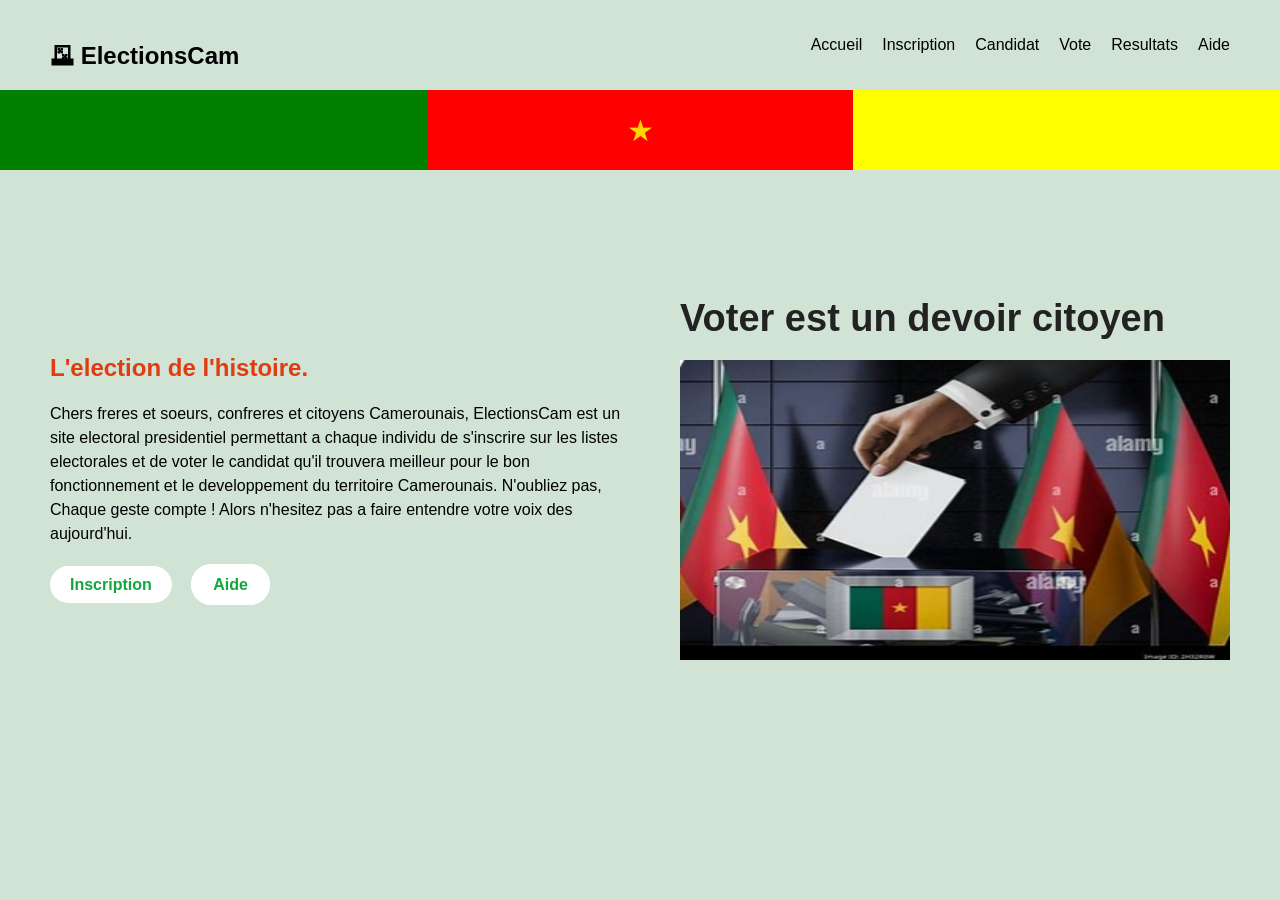
<file: index.html>
<!DOCTYPE html>
<html lang="fr">
    <meta charset="UTF-8">
    <meta name="viewport" content="width=device-width, initial-scale=1.0">
    <head>
      <title>🗳 ElectionsCam</title>
      <link rel="stylesheet" href="accueil.css">
    </head>
    <body>
        <nav class="navbar">
          <div class="logo">🗳 ElectionsCam</div>
            <ul class="nav-links">
              <li><a href="index.html">Accueil</a></li>
              <li><a href="inscription.html" class="active">Inscription</a></li>
              <li><a href="candidat.html">Candidat</a></li>
              <li><a href="vote.html">Vote</a></li>
              <li><a href="resultats.html">Resultats</a></li>
              <li><a href="aide.html">Aide</a></li>
            </ul>
        </nav>
        <div class="tricolor">
            <div class="green"></div>
            <div class="red">
                <span class="star">★</span>
            </div>
            <div class="yellow"></div>
        </div>
        <div class="color-bars"></div>
        <section class="hero">
            <div class="hero-text">
              <h2><span>L'election de l'histoire.</span></h2>
              <p>Chers freres et soeurs, confreres et citoyens Camerounais, ElectionsCam est un site electoral  
                presidentiel permettant a chaque individu de s'inscrire sur les listes electorales et de voter le candidat qu'il
                trouvera meilleur pour le bon fonctionnement et le developpement du territoire Camerounais. N'oubliez
                pas, Chaque geste compte ! Alors n'hesitez pas a faire entendre votre voix des aujourd'hui.</p>
              <div class="buttons">
                <a href="inscription.html" class="btn-primary">Inscription</a>
                <a href="aide.html" class="btn-secondary">Aide</a>
              </div>
            </div>
            <div class="hero-image">
              <h1 class="hero-h1">Voter est un devoir citoyen</h1>
              <img src="Election.png" alt="Election">
            </div>
          </section>
    </body>
</html>
</file>
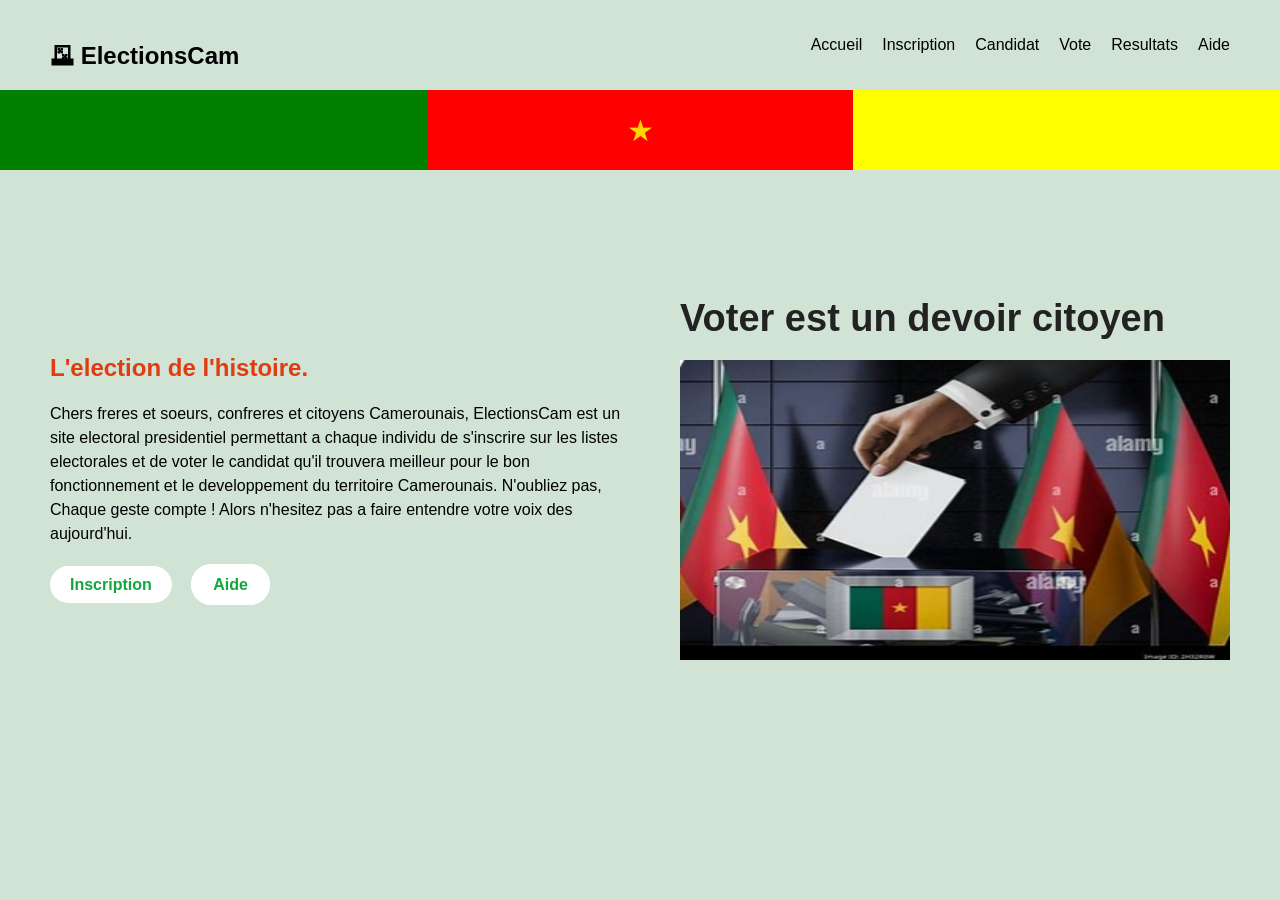
<file: accueil.html>
<!DOCTYPE html>
<html lang="fr">
    <meta charset="UTF-8">
    <meta name="viewport" content="width=device-width, initial-scale=1.0">
    <head>
      <title>🗳 ElectionsCam</title>
      <link rel="stylesheet" href="accueil.css">
    </head>
    <body>
        <nav class="navbar">
          <div class="logo">🗳 ElectionsCam</div>
            <ul class="nav-links">
              <li><a href="accueil.html">Accueil</a></li>
              <li><a href="inscription.html" class="active">Inscription</a></li>
              <li><a href="candidat.html">Candidat</a></li>
              <li><a href="vote.html">Vote</a></li>
              <li><a href="resultats.html">Resultats</a></li>
              <li><a href="aide.html">Aide</a></li>
            </ul>
        </nav>
        <div class="tricolor">
            <div class="green"></div>
            <div class="red">
                <span class="star">★</span>
            </div>
            <div class="yellow"></div>
        </div>
        <div class="color-bars"></div>
        <section class="hero">
            <div class="hero-text">
              <h2><span>L'election de l'histoire.</span></h2>
              <p>Chers freres et soeurs, confreres et citoyens Camerounais, ElectionsCam est un site electoral  
                presidentiel permettant a chaque individu de s'inscrire sur les listes electorales et de voter le candidat qu'il
                trouvera meilleur pour le bon fonctionnement et le developpement du territoire Camerounais. N'oubliez
                pas, Chaque geste compte ! Alors n'hesitez pas a faire entendre votre voix des aujourd'hui.</p>
              <div class="buttons">
                <a href="inscription.html" class="btn-primary">Inscription</a>
                <a href="aide.html" class="btn-secondary">Aide</a>
              </div>
            </div>
            <div class="hero-image">
              <h1 class="hero-h1">Voter est un devoir citoyen</h1>
              <img src="Election.png" alt="Election">
            </div>
          </section>
    </body>
</html>
</file>
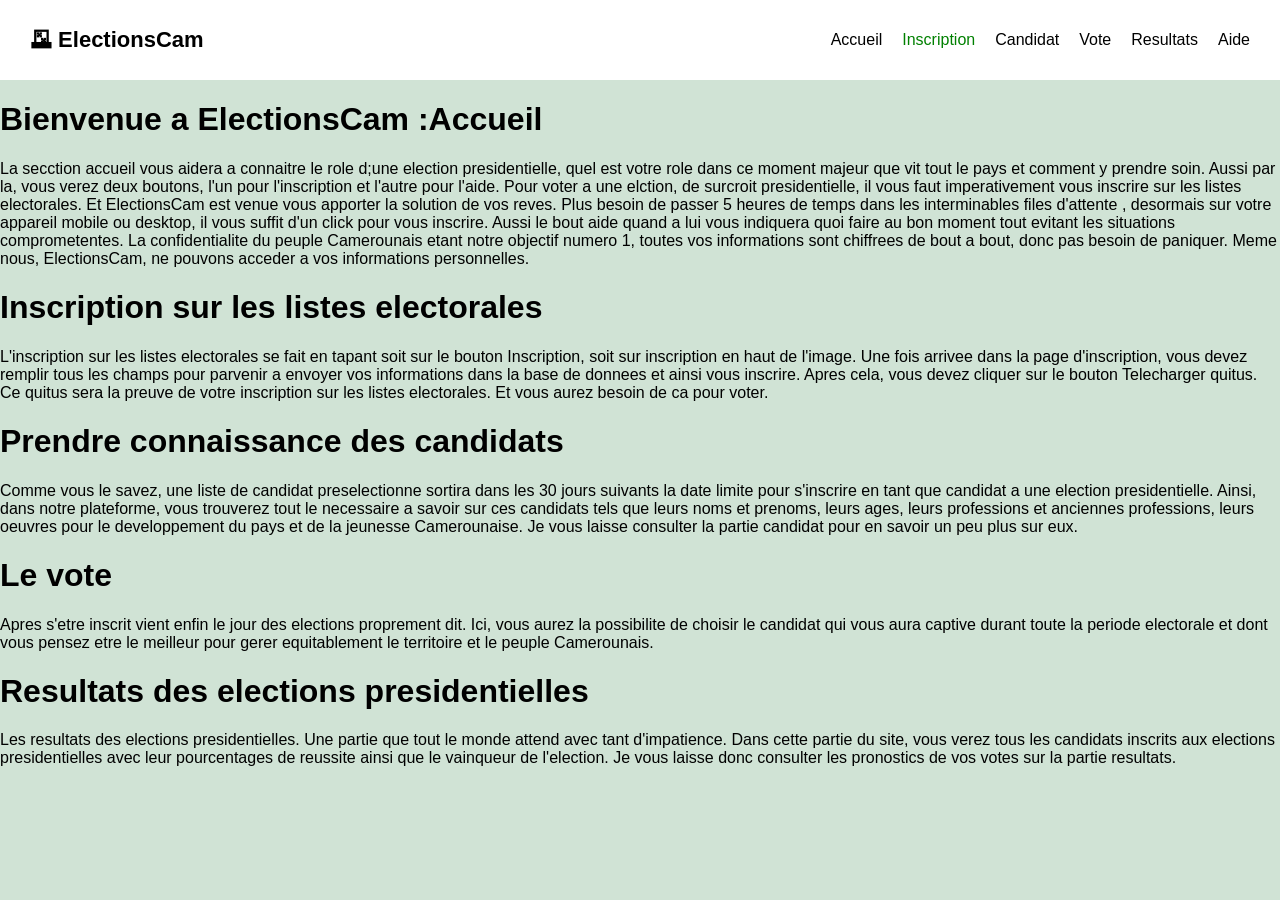
<file: aide.html>
<!DOCTYPE html>
<html lang="fr">
    <meta charset="UTF-8">
    <meta name="viewport" content="width=device-width, initial-scale=1.0">
    <head>
        <title>🗳 ElectionsCam</title>
        <link rel="stylesheet" href="vote.css">
    </head>
    <body>
      <nav class="navbar">
        <div class="logo">🗳 ElectionsCam</div>
          <ul class="nav-links">
            <li><a href="index.html">Accueil</a></li>
            <li><a href="inscription.html" class="active">Inscription</a></li>
            <li><a href="candidat.html">Candidat</a></li>
            <li><a href="vote.html">Vote</a></li>
            <li><a href="resultats.html">Resultats</a></li>
            <li><a href="aide.html">Aide</a></li>
          </ul>
      </nav>
      <div class="accueil">
        <h1> Bienvenue a ElectionsCam :Accueil</h1>
        <p> La secction accueil vous aidera a connaitre le role d;une election presidentielle, quel est votre role
          dans ce moment majeur que vit tout le pays et comment y prendre soin. Aussi par la, vous verez deux boutons,
          l'un pour l'inscription et l'autre pour l'aide. Pour voter a une elction, de surcroit presidentielle, il 
          vous faut imperativement vous inscrire sur les listes electorales. Et ElectionsCam est venue vous apporter
          la solution de vos reves. Plus besoin de passer 5 heures de temps dans les interminables files d'attente
          , desormais sur votre appareil mobile ou desktop, il vous suffit d'un click pour vous inscrire. Aussi le bout
          aide quand a lui vous indiquera quoi faire au bon moment tout evitant les situations comprometentes.
          La confidentialite du peuple Camerounais etant notre objectif numero 1, toutes vos informations sont chiffrees
          de bout a bout, donc pas besoin de paniquer. Meme nous, ElectionsCam, ne pouvons acceder a vos informations
          personnelles.
        </p>
      </div>
      <div class="inscription">
        <h1>Inscription sur les listes electorales</h1>
        <p> L'inscription sur les listes electorales se fait en tapant soit sur le bouton Inscription, soit sur 
          inscription en haut de l'image. Une fois arrivee dans la page d'inscription, vous devez remplir tous les
          champs pour parvenir a envoyer vos informations dans la base de donnees et ainsi vous inscrire. Apres cela,
          vous devez cliquer sur le bouton Telecharger quitus. Ce quitus sera la preuve de votre inscription sur les
          listes electorales. Et vous aurez besoin de ca pour voter.
        </p>
      </div>
      <div class="candidat">
        <h1>Prendre connaissance des candidats </h1>
        <p> Comme vous le savez, une liste de candidat preselectionne sortira dans les 30 jours suivants la date 
          limite pour s'inscrire en tant que candidat a une election presidentielle. Ainsi, dans notre plateforme, 
          vous trouverez tout le necessaire a savoir sur ces candidats tels que leurs noms et prenoms, leurs ages, 
          leurs professions et anciennes professions, leurs oeuvres pour le developpement du pays et de la jeunesse
          Camerounaise. Je vous laisse consulter la partie candidat pour en savoir un peu plus sur eux.
        </p>
      </div>
      <div class="voter">
        <h1>Le vote</h1>
        <p> Apres s'etre inscrit vient enfin le jour des elections proprement dit. Ici, vous aurez la possibilite de
          choisir le candidat qui vous aura captive durant toute la periode electorale et dont vous pensez etre le
          meilleur pour gerer equitablement le territoire et le peuple Camerounais.
        </p>
      </div>
      <div class="resultats">
        <h1>Resultats des elections presidentielles</h1>
        <p> Les resultats des elections presidentielles. Une partie que tout le monde attend avec tant d'impatience.
          Dans cette partie du site, vous verez tous les candidats inscrits aux elections presidentielles avec leur
          pourcentages de reussite ainsi que le vainqueur de l'election. Je vous laisse donc consulter les pronostics
          de vos votes sur la partie resultats.
        </p>
      </div>
    </body>
</html>
</file>
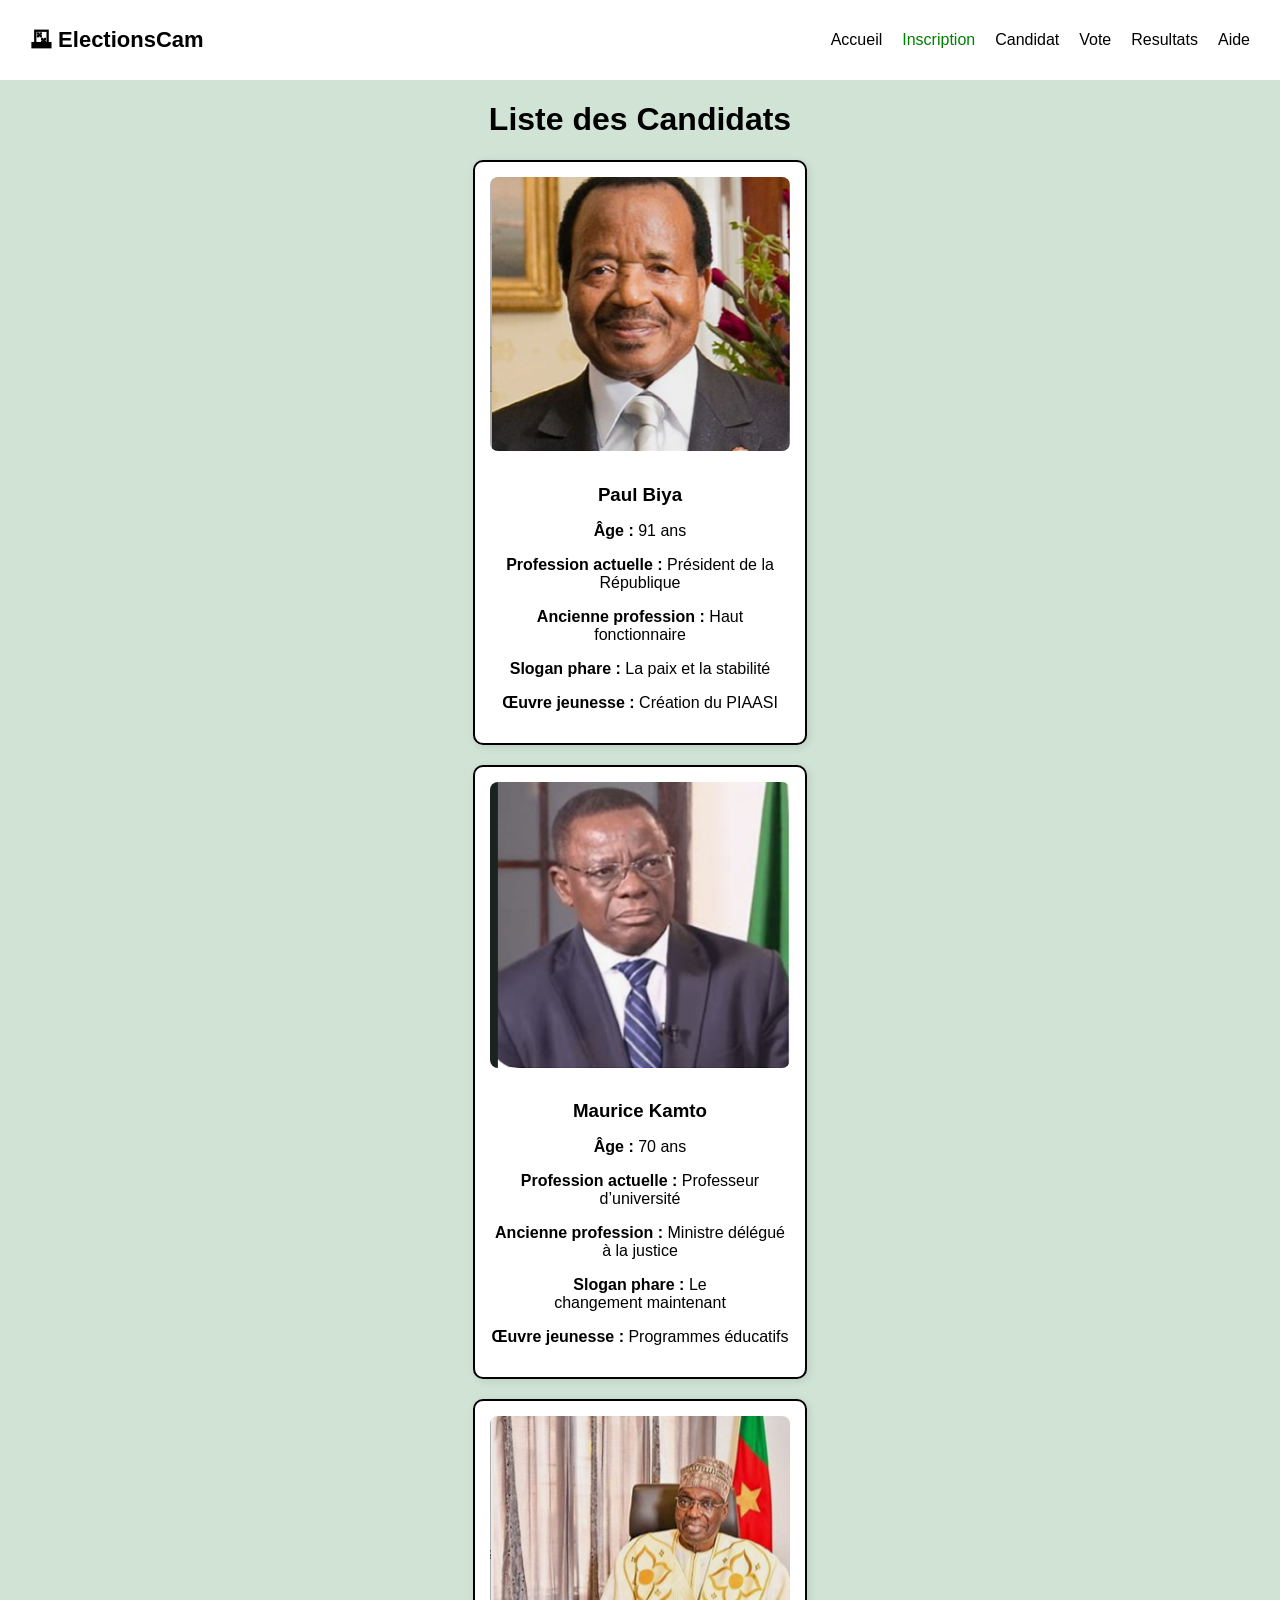
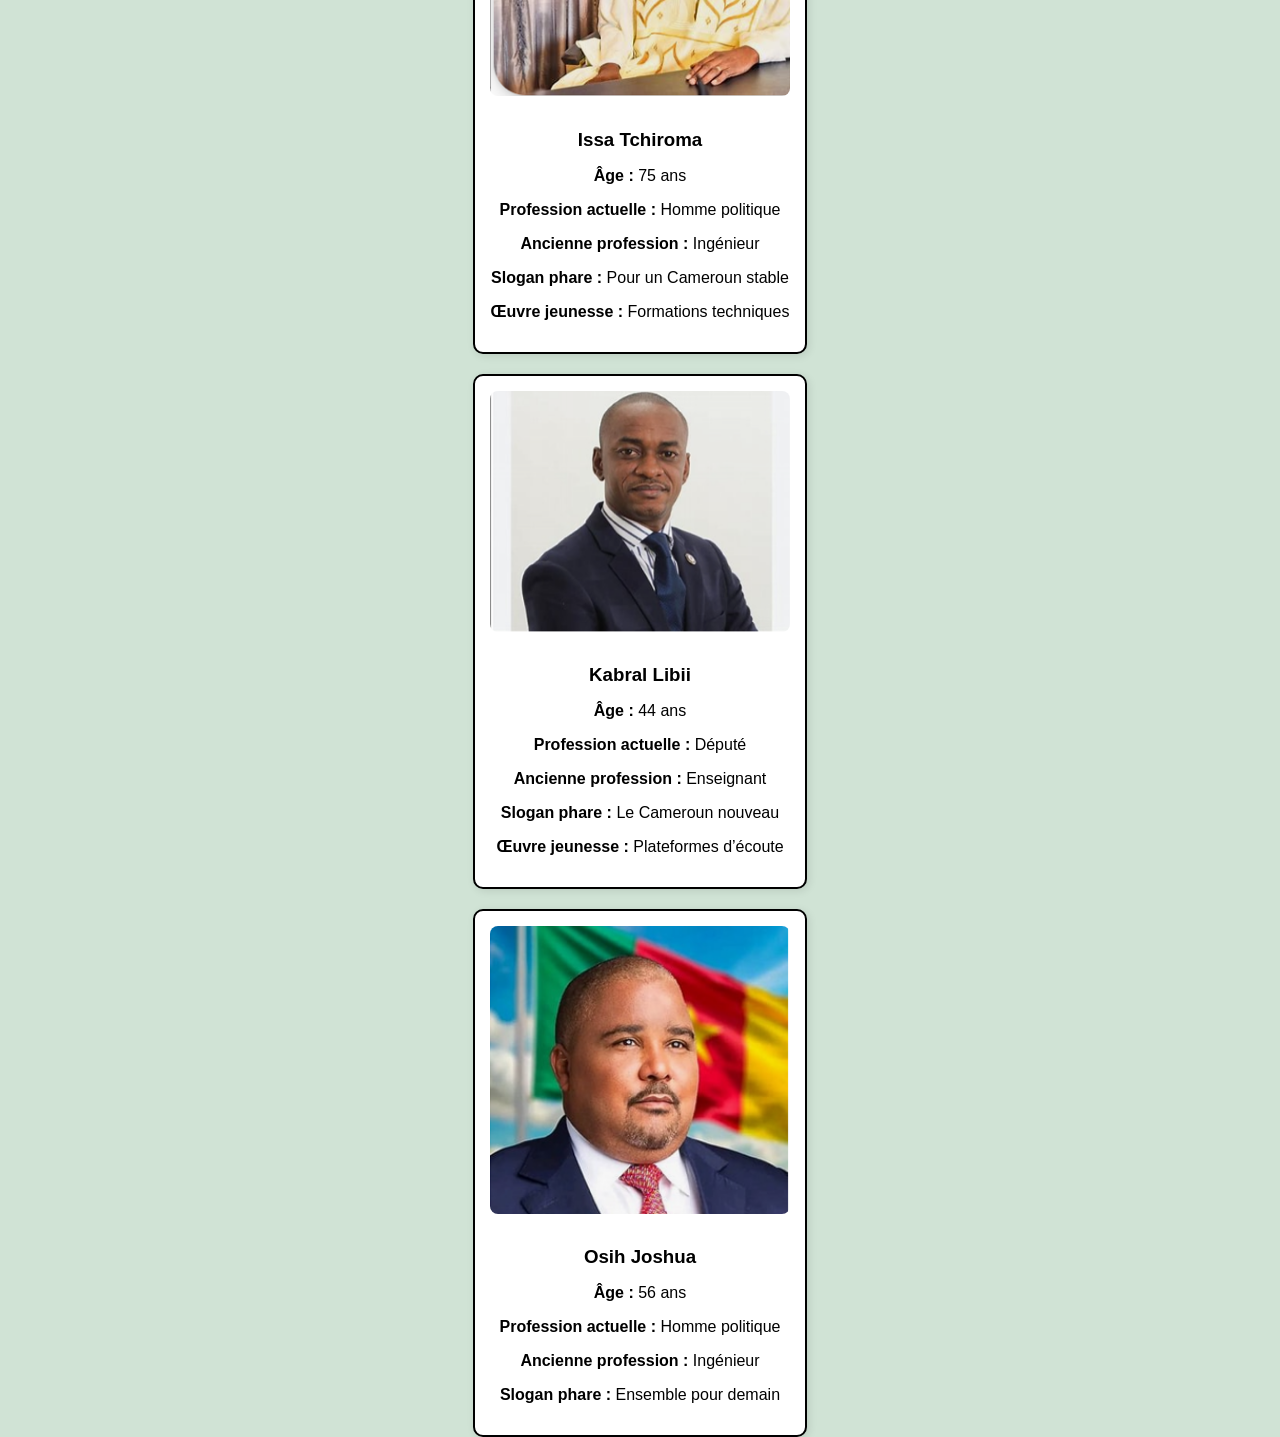
<file: candidat.html>
<!DOCTYPE html>
<html lang="fr">
  <meta charset="UTF-8">
  <meta name="viewport" content="width=device-width, initial-scale=1.0">
  <head>
    <title>🗳 ElectionsCam</title>
    <link rel="stylesheet" href="candidat.css">
  </head>
  <body>
    <nav class="navbar">
      <div class="logo">🗳 ElectionsCam</div>
        <ul class="nav-links">
          <li><a href="index.html">Accueil</a></li>
          <li><a href="inscription.html" class="active">Inscription</a></li>
          <li><a href="candidat.html">Candidat</a></li>
          <li><a href="vote.html">Vote</a></li>
          <li><a href="resultats.html">Resultats</a></li>
          <li><a href="aide.html">Aide</a></li>
        </ul>
    </nav>
    <h1 style="text-align:center;">Liste des Candidats</h1>
    <div class="candidats-container">
      <div class="candidat-box">
        <img src="Paul Biya.png" alt="Paul Biya">
          <h3>Paul Biya</h3>
          <p><strong>Âge :</strong> 91 ans</p>
          <p><strong>Profession actuelle :</strong> Président de la République</p>
          <p><strong>Ancienne profession :</strong> Haut fonctionnaire</p>
          <p><strong>Slogan phare :</strong> La paix et la stabilité</p>
          <p><strong>Œuvre jeunesse :</strong> Création du PIAASI</p>
      </div>

      <div class="candidat-box">
        <img src="Maurice Kamto.png" alt="Maurice Kamto">
        <h3>Maurice Kamto</h3>
        <p><strong>Âge :</strong> 70 ans</p>
        <p><strong>Profession actuelle :</strong> Professeur d’université</p>
        <p><strong>Ancienne profession :</strong> Ministre délégué à la justice</p>
        <p><strong>Slogan phare :</strong> Le changement maintenant</p>
        <p><strong>Œuvre jeunesse :</strong> Programmes éducatifs</p>
      </div>

      <div class="candidat-box">
        <img src="Issa Tchiroma.png" alt="Issa Tchiroma">
        <h3>Issa Tchiroma</h3>
        <p><strong>Âge :</strong> 75 ans</p>
        <p><strong>Profession actuelle :</strong> Homme politique</p>
        <p><strong>Ancienne profession :</strong> Ingénieur</p>
        <p><strong>Slogan phare :</strong> Pour un Cameroun stable</p>
        <p><strong>Œuvre jeunesse :</strong> Formations techniques</p>
      </div>

      <div class="candidat-box">
        <img src="Cabral libi.png" alt="Kabral Libi">
        <h3>Kabral Libii</h3>
        <p><strong>Âge :</strong> 44 ans</p>
        <p><strong>Profession actuelle :</strong> Député</p>
        <p><strong>Ancienne profession :</strong> Enseignant</p>
        <p><strong>Slogan phare :</strong> Le Cameroun nouveau</p>
        <p><strong>Œuvre jeunesse :</strong> Plateformes d’écoute</p>
      </div>

      <div class="candidat-box">
        <img src="Joshua Osih.png" alt="Osih Joshua">
        <h3>Osih Joshua</h3>
        <p><strong>Âge :</strong> 56 ans</p>
        <p><strong>Profession actuelle :</strong> Homme politique</p>
        <p><strong>Ancienne profession :</strong> Ingénieur</p>
        <p><strong>Slogan phare :</strong> Ensemble pour demain</p>
      </div>
    </div>
  </body>
</html>
</file>
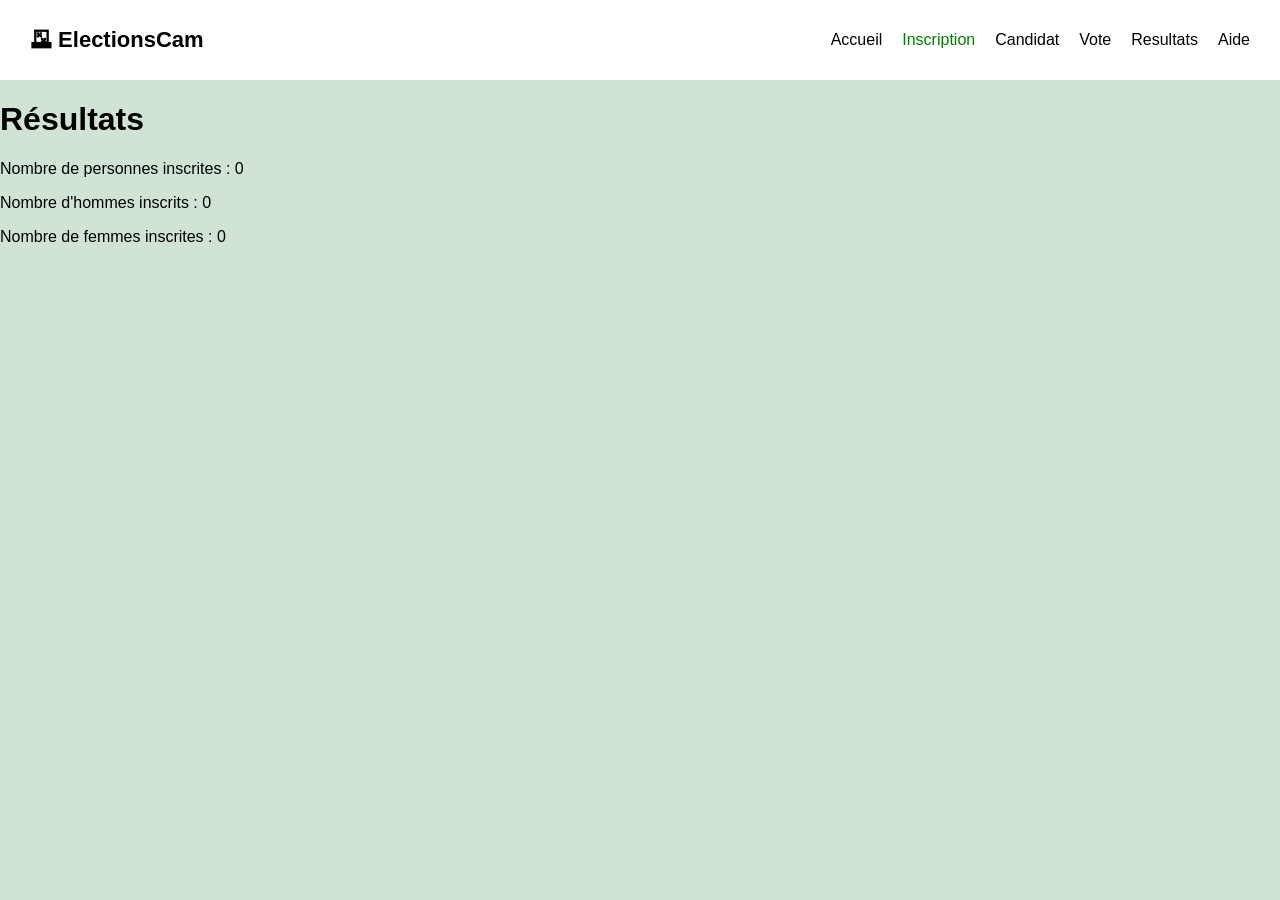
<file: resultats.html>
<!DOCTYPE html>
<html lang="fr">
  <meta charset="UTF-8">
  <meta name="viewport" content="width=device-width, initial-scale=1.0">
  <head>
    <title>🗳 ElectionsCam</title>
    <link rel="stylesheet" href="resultats.css">
  </head>
  <body>
    <nav class="navbar">
      <div class="logo">🗳 ElectionsCam</div>
        <ul class="nav-links">
          <li><a href="index.html">Accueil</a></li>
          <li><a href="inscription.html" class="active">Inscription</a></li>
          <li><a href="candidat.html">Candidat</a></li>
          <li><a href="vote.html">Vote</a></li>
          <li><a href="resultats.html">Resultats</a></li>
          <li><a href="aide.html">Aide</a></li>
        </ul>
    </nav>
    <h1>Résultats</h1>
    <p>Nombre de personnes inscrites : <span id="personnes"></span></p>
    <p>Nombre d'hommes inscrits : <span id="hommes"></span></p>
    <p>Nombre de femmes inscrites : <span id="femmes"></span></p>

    <script>
      const personnesSpan = document.getElementById('personnes');
      const hommesSpan = document.getElementById('hommes');
      const femmesSpan = document.getElementById('femmes');

      personnesSpan.innerText = localStorage.getItem('personnes') || 0;
      hommesSpan.innerText = localStorage.getItem('hommes') || 0;
      femmesSpan.innerText = localStorage.getItem('femmes') || 0;
    </script>

  </body>
</html>
</file>
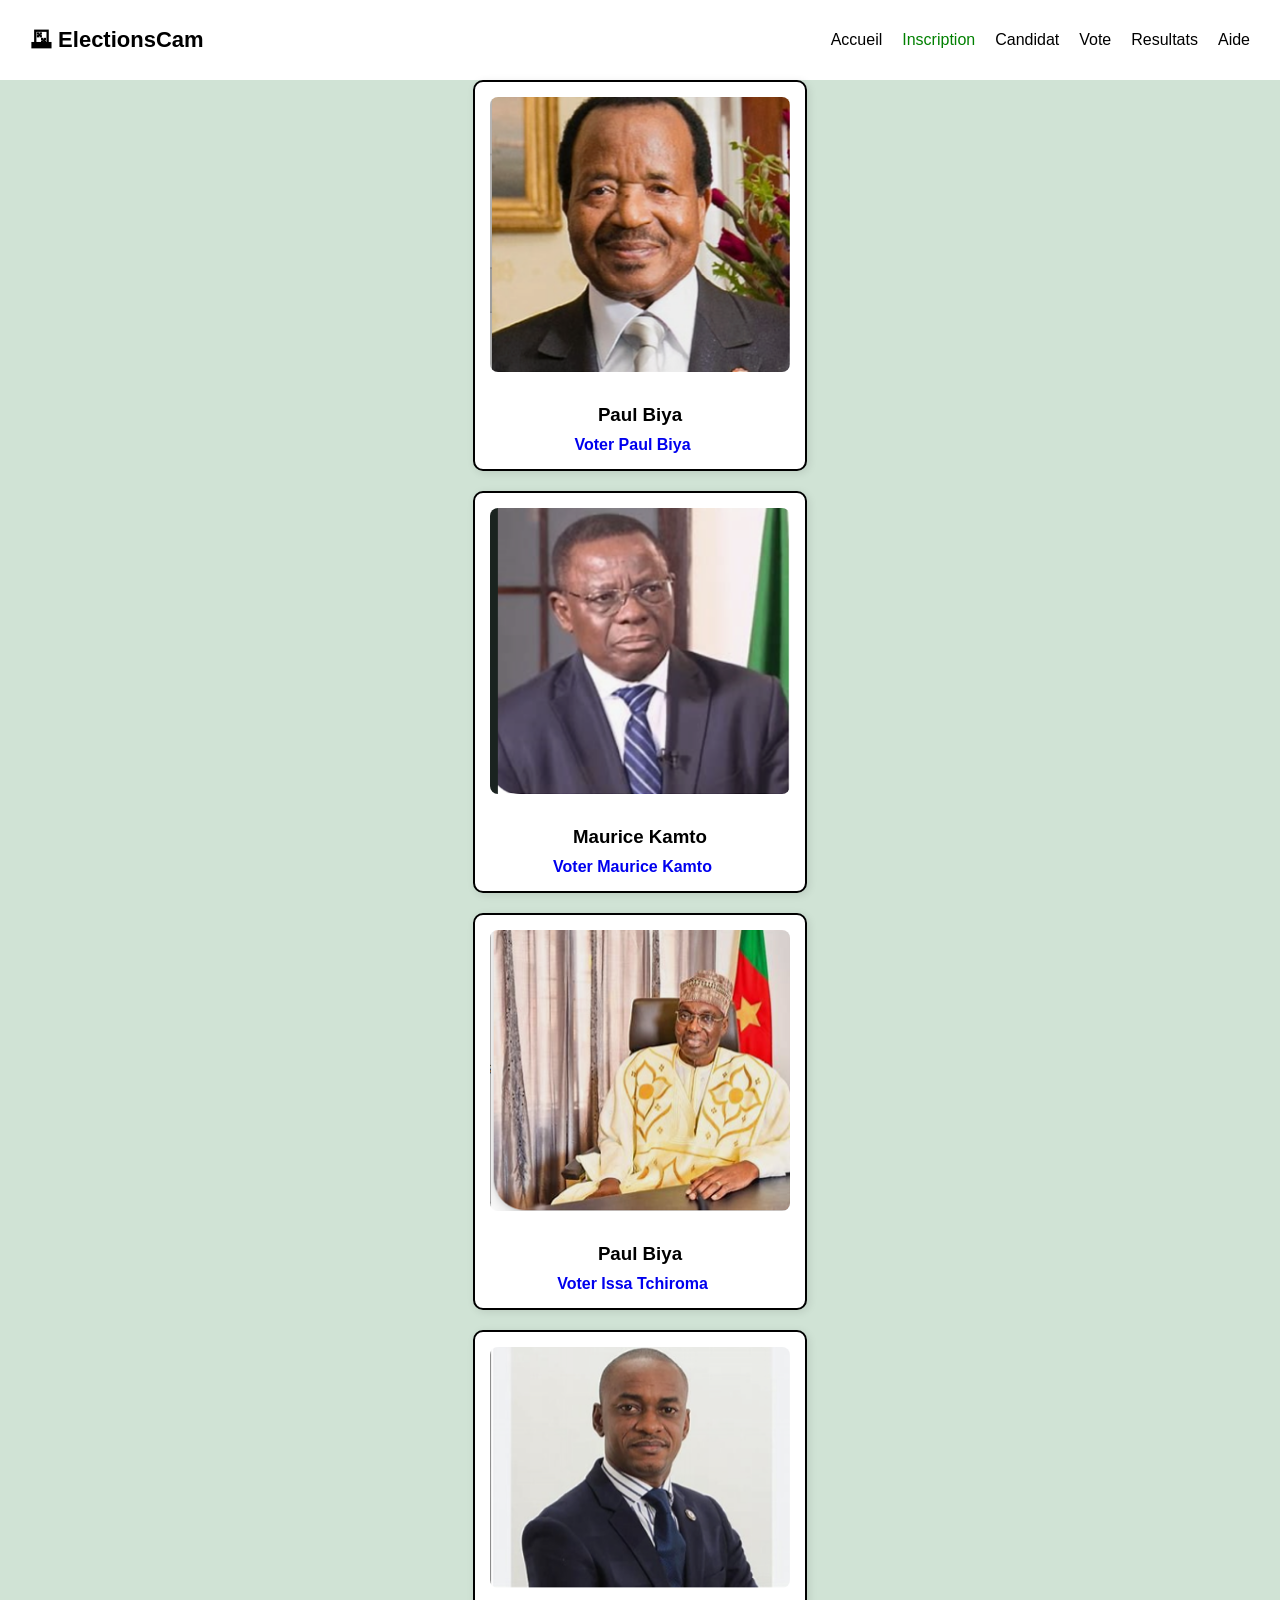
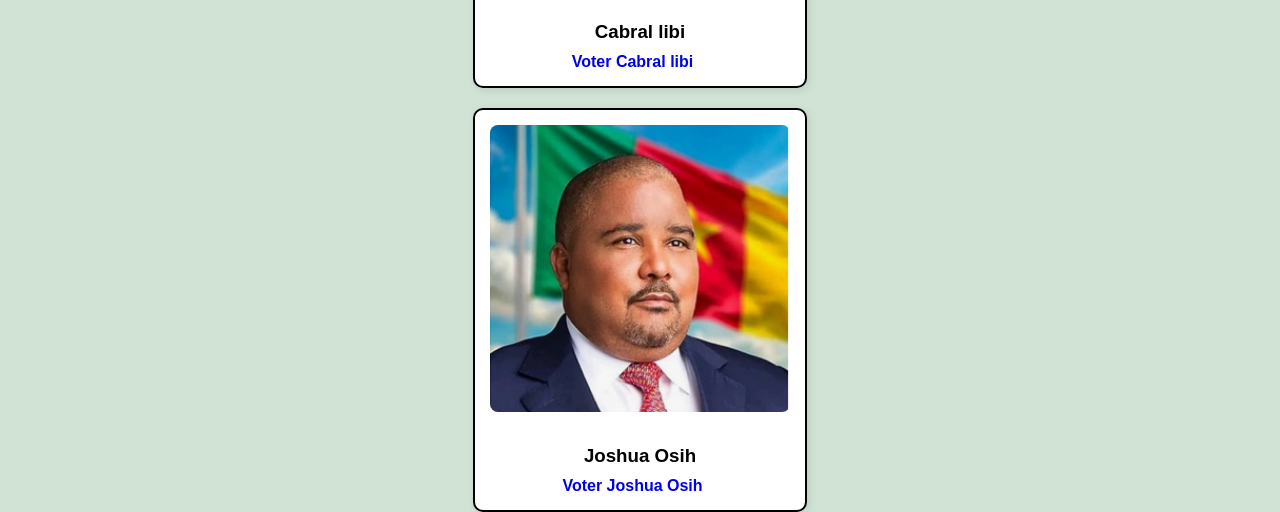
<file: vote.html>
<!DOCTYPE html>
<html lang="fr">
    <meta charset="UTF-8">
    <meta name="viewport" content="width=device-width, initial-scale=1.0">
    <head>
        <title>🗳 ElectionsCam</title>
        <link rel="stylesheet" href="vote.css">
    </head>
    <body>
        <nav class="navbar">
          <div class="logo">🗳 ElectionsCam</div>
            <ul class="nav-links">
              <li><a href="index.html">Accueil</a></li>
              <li><a href="inscription.html" class="active">Inscription</a></li>
              <li><a href="candidat.html">Candidat</a></li>
              <li><a href="vote.html">Vote</a></li>
              <li><a href="resultats.html">Resultats</a></li>
              <li><a href="aide.html">Aide</a></li>
            </ul>
        </nav>
        <div class="candidats-container">
          <div class="candidat-box">
            <img src="Paul Biya.png" alt="Paul Biya">
            <h3>Paul Biya</h3>
            <a href="#" class="btn-primary">Voter Paul Biya</a>
          </div>
          <div class="candidat-box">
            <img src="Maurice Kamto.png" alt="Maurice Kamto">
            <h3>Maurice Kamto</h3>
            <a href="#" class="btn-primary">Voter Maurice Kamto</a>
          </div>
          <div class="candidat-box">
            <img src="Issa Tchiroma.png" alt="Issa Tchiroma">
            <h3>Paul Biya</h3>
            <a href="#" class="btn-primary">Voter Issa Tchiroma</a>
          </div>
          <div class="candidat-box">
            <img src="Cabral libi.png" alt="Cabral libi">
            <h3>Cabral libi</h3>
            <a href="#" class="btn-primary">Voter Cabral libi</a>
          </div>
          <div class="candidat-box">
            <img src="Joshua Osih.png" alt="Joshua Osih">
            <h3>Joshua Osih</h3>
            <a href="#" class="btn-primary">Voter Joshua Osih</a>
          </div>
        </div>
    </body>
</html>
</file>
<file: accueil.css>
body {
  margin: 0;
  font-family: 'Segoe UI', sans-serif;
  background-color: #d0e3d5;
}

.color-bars {
    height: 15px;
    display: flex;
}

.color-bars::before, .color-bars::after, .color-bars {
    content: '';
    flex: 1;
}

/*.color-bars {
    background: linear-gradient(to right, green 33.33%, red 33.33%, red 66.66%, yellow 66.66%);
} */

/* Tricolore Bande */
.tricolor {
    display: flex;
    height: 80px;
}

.green {
    background-color: green;
    flex: 1;
}

.red {
    background-color: red;
    flex: 1;
    position: relative;
}

.yellow {
    background-color: yellow;
    flex: 1;
}

/* Étoile dorée */
.star {
    position: absolute;
    top: 50%;
    left: 50%;
    transform: translate(-50%, -50%);
    font-size: 30px;
    color: gold;
}

.navbar {
    display: flex;
    justify-content: space-between;
    align-items: flex-end;
    padding: 20px 50px;
    background-color: transparent;
}

.logo {
    font-size: 24px;
    font-weight: bold;
}

.nav-links {
    list-style: none;
    display: flex;
    gap: 20px;
}
  
.nav-links a {
    text-decoration: none;
    color: black;
    font-weight: 500;
}

.nav-links a:hover {
    color: rgb(223, 60, 15); /* Couleur au survol */
}

.hero {
    display: flex;
    justify-content: space-between;
    align-items: center;
    padding: 80px 50px;
}
  
.hero-text {
    max-width: 50%;
}
  
.hero-text h2 span {
    color: rgb(223, 60, 15);
    font-weight: bold;
}
  
.hero-h1 {
    font-size: 38px;
    font-weight: bold;
    margin-bottom: 20px;
    color: #222;
}

.hero-text p {
    font-size: 16px;
    line-height: 1.5;
}
  
.buttons {
    margin-top: 30px;
}
  
.btn-primary, .btn-secondary {
    padding: 10px 20px;
    margin-right: 15px;
    border-radius: 25px;
    text-decoration: none;
    font-weight: bold;
}
  
.btn-primary {
    background-color: white;
    color: #11a73c;
}

.btn-secondary {
    background-color: white;
    border: 2px solid white;
    color: #11a73c;
}
  
.hero-image img {
    width: 550px;
    height: 300px;
}
</file>
<file: vote.css>
body {
  margin: 0;
  font-family: 'Segoe UI', sans-serif;
  background-color: #d0e3d5;
}

.navbar {
  display: flex;
  justify-content: space-between;
  align-items: center;
  background-color: white;
  padding: 15px 30px;
}

.logo {
  font-weight: bold;
  font-size: 22px;
}

.nav-links {
  list-style: none;
  display: flex;
  gap: 20px;
}

.nav-links a {
  text-decoration: none;
  color: black;
  font-weight: 500;
}

.nav-links a.active {
  color: green;
}

.candidats-container {
  display: flex;
  flex-direction: column; /* pour aligner verticalement */
  align-items: center;
  gap: 20px;
}

.candidat-box {
  width: 300px;
  background-color: #fff;
  border: 2px solid black;
  border-radius: 10px;
  padding: 15px;
  text-align: center;
  box-shadow: 2px 2px 8px rgba(0,0,0,0.1);
}

.candidat-box img {
  width: 100%;
  height: auto;
  border-radius: 8px;
  margin-bottom: 10px;
}

.candidat-box h3 {
  margin-bottom: 10px;
}

.btn-primary {
  margin-top: 30px;
  padding: 10px 20px;
  margin-right: 15px;
  border-radius: 25px;
  text-decoration: none;
  font-weight: bold;
}
</file>
<file: candidat.css>
body {
  margin: 0;
  font-family: 'Segoe UI', sans-serif;
  background-color: #d0e3d5;
}

.navbar {
  display: flex;
  justify-content: space-between;
  align-items: center;
  background-color:white;
  padding: 15px 30px;
}

.logo {
  font-weight: bold;
  font-size: 22px;
}

.nav-links {
  list-style: none;
  display: flex;
  gap: 20px;
}

.nav-links a {
  text-decoration: none;
  color: black;
  font-weight: 500;
}

.nav-links a.active {
  color: green;
}

.candidats-container {
  display: flex;
  flex-direction: column; /* pour aligner verticalement */
  align-items: center;
  gap: 20px;
}

.candidat-box {
  width: 300px;
  background-color: #fff;
  border: 2px solid black;
  border-radius: 10px;
  padding: 15px;
  text-align: center;
  box-shadow: 2px 2px 8px rgba(0,0,0,0.1);
}

.candidat-box img {
  width: 100%;
  height: auto;
  border-radius: 8px;
  margin-bottom: 10px;
}

.candidat-box h3 {
  margin-bottom: 10px;
}
</file>
<file: resultats.css>
body {
  margin: 0;
  font-family: 'Segoe UI', sans-serif;
  background-color: #d0e3d5;
}

.navbar {
  display: flex;
  justify-content: space-between;
  align-items: center;
  background-color: white;
  padding: 15px 30px;
}

.logo {
  font-weight: bold;
  font-size: 22px;
}

.nav-links {
  list-style: none;
  display: flex;
  gap: 20px;
}

.nav-links a {
  text-decoration: none;
  color: black;
  font-weight: 500;
}

.nav-links a.active {
  color: green;
}
</file>
